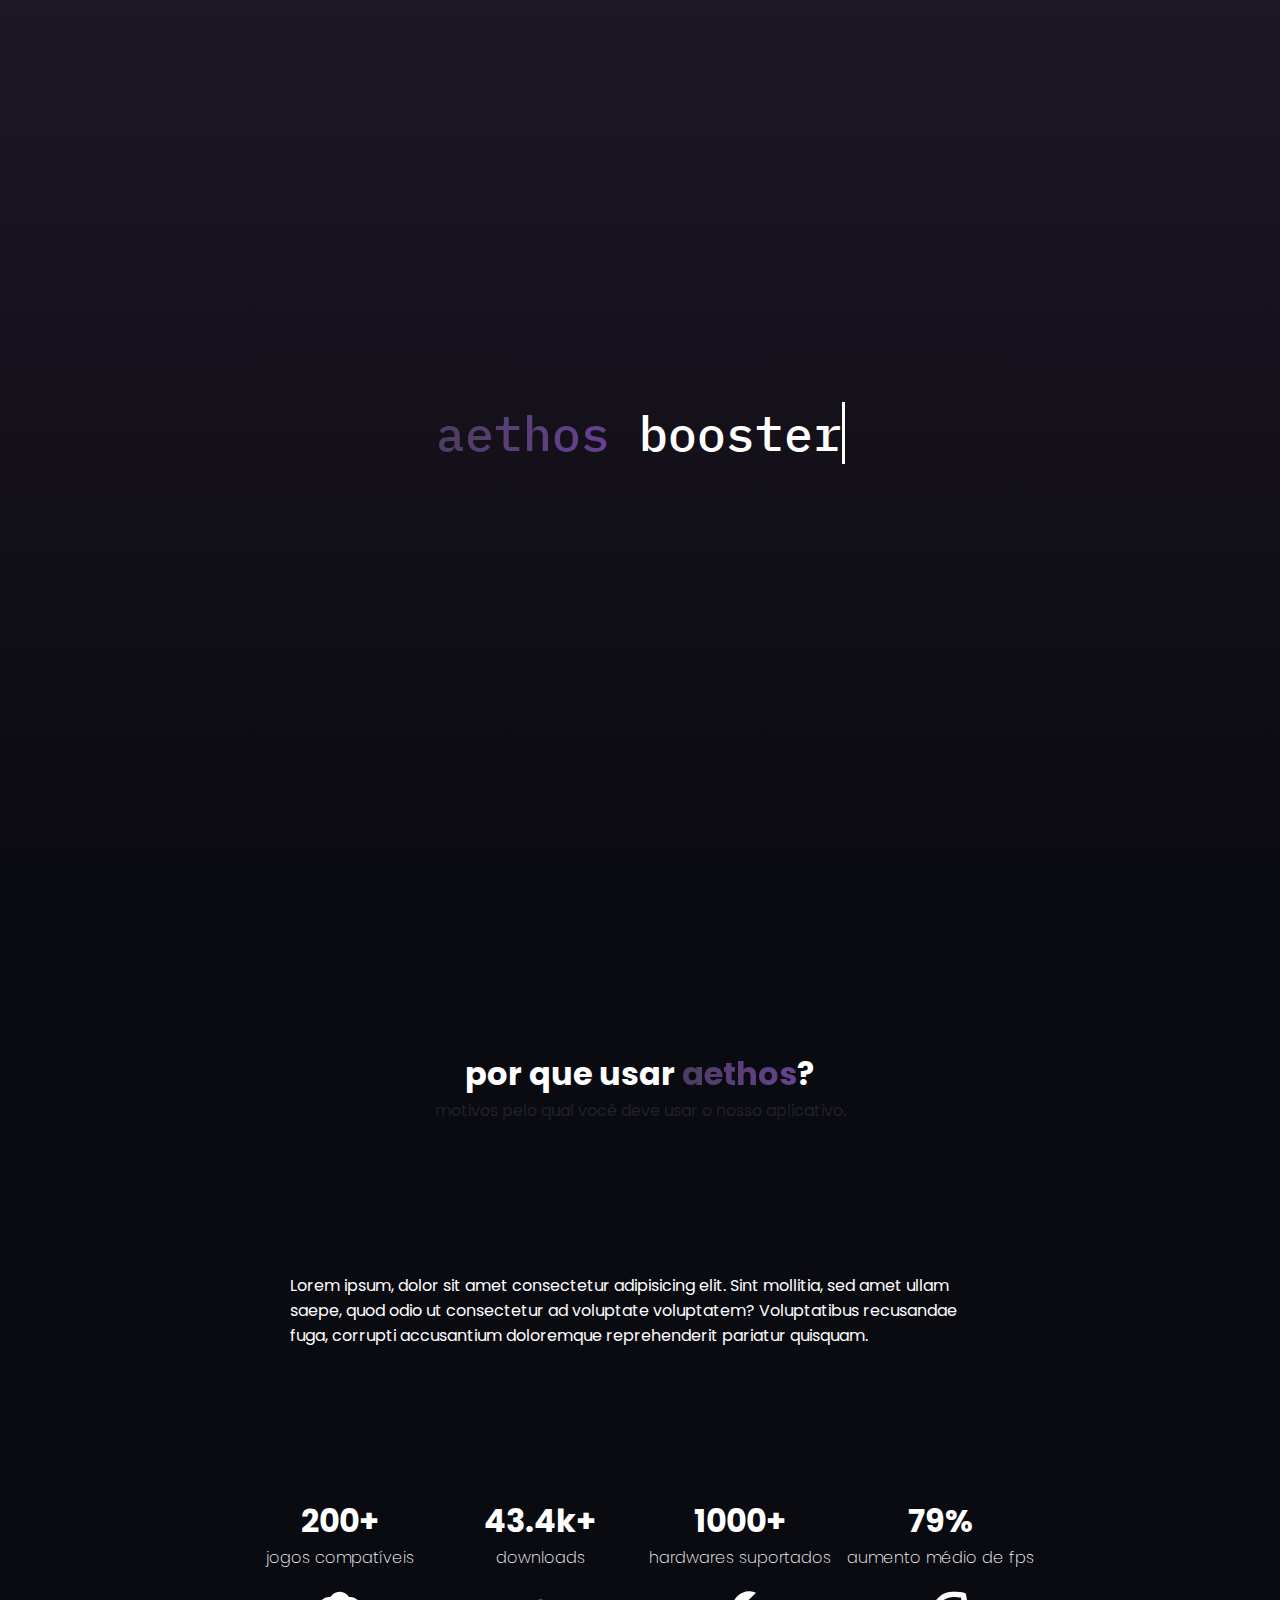
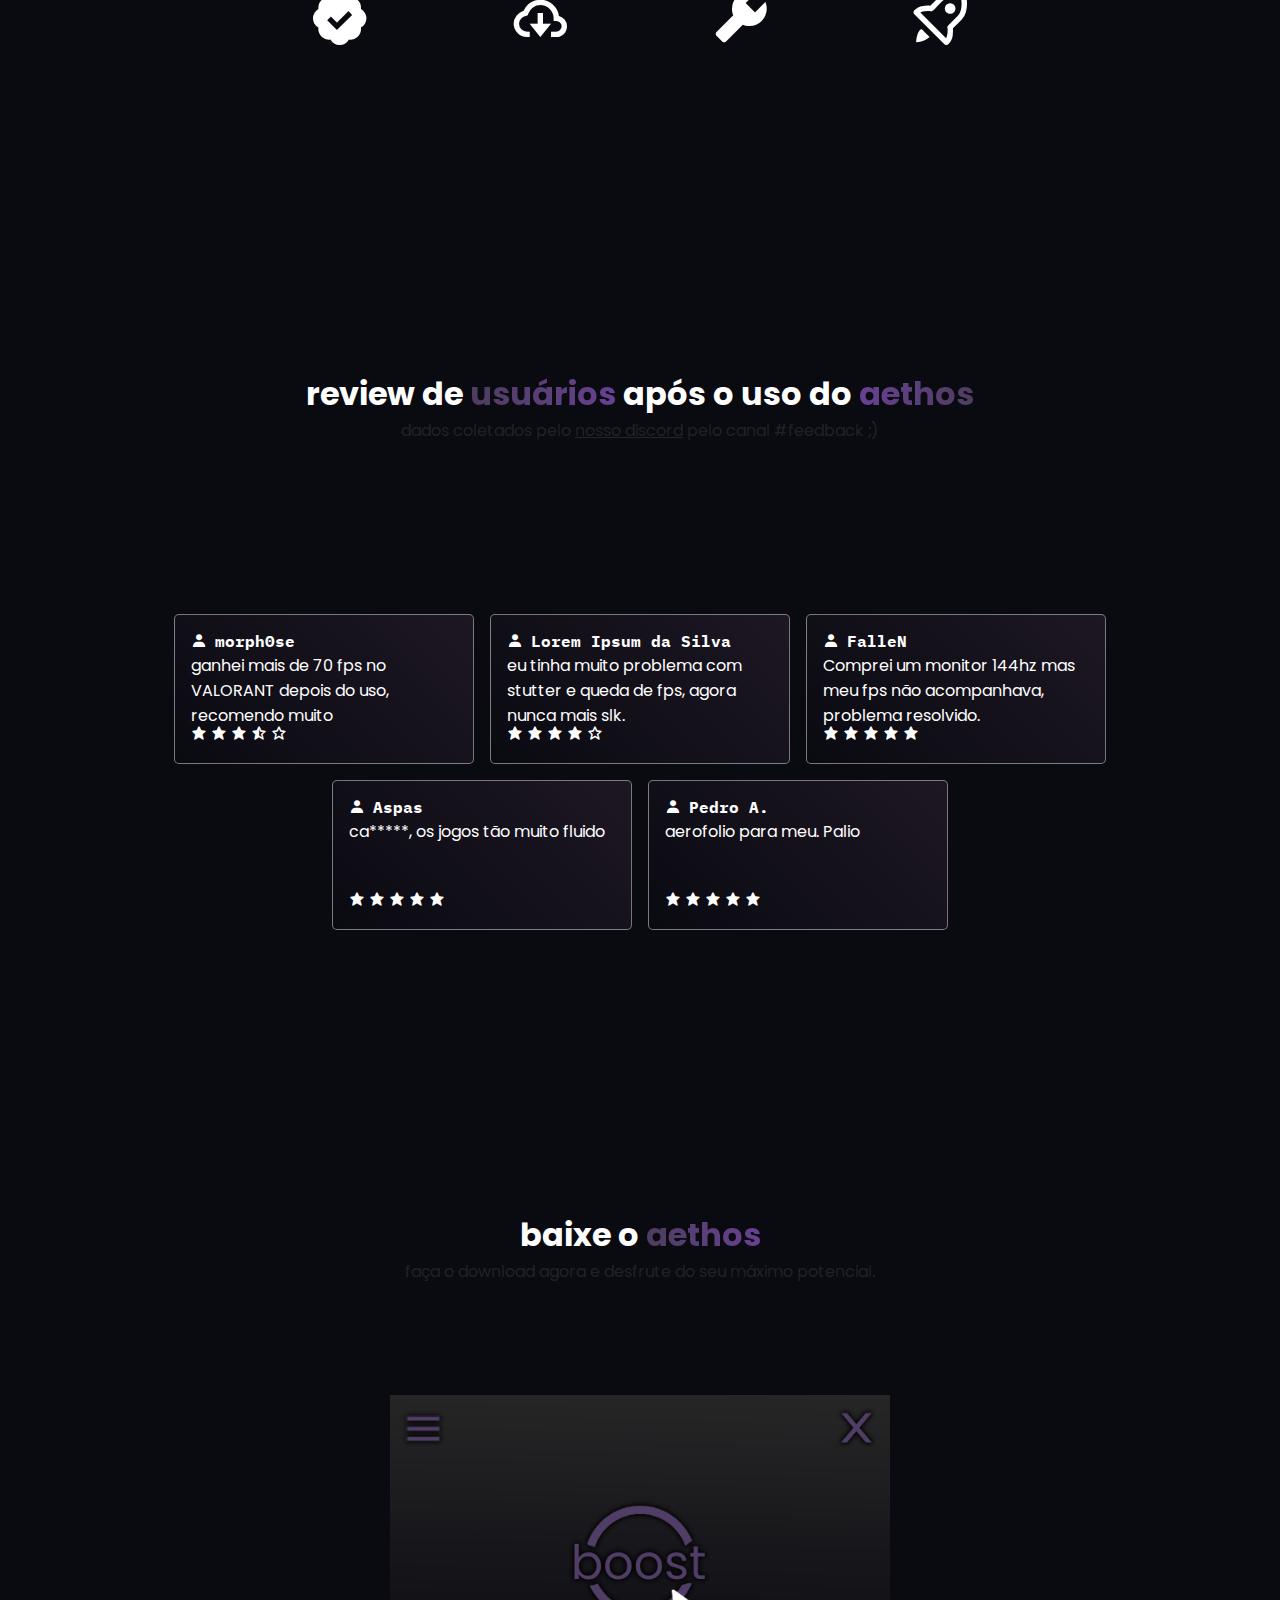
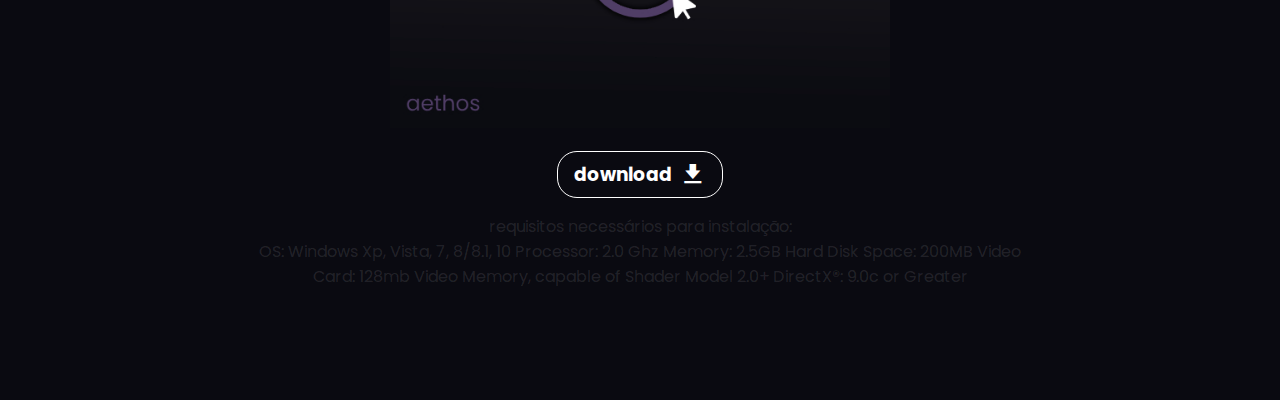
<file: aethos-fps-boster/index.html>
<!DOCTYPE html>
<html lang="pt-br">
<head>
    <meta charset="UTF-8">
    <meta name="viewport" content="width=device-width, initial-scale=1.0">
    <title>Pedro Augusto | aethos fps booster</title>

    <link href='https://unpkg.com/boxicons@2.1.4/css/boxicons.min.css' rel='stylesheet'>
    <link rel="stylesheet" href="style.css">
</head>
<body>

    <nav class="navbar">
                <h1 class="logo"><span class="gradient">aethos</span></h1>
            <ul>
                <li><a href="#"><span class="gradient"><i class='bx bxl-discord-alt'></i></span></a></li>
                <li><a href="#"><span class="gradient">                <i class='bx bxl-twitter'></i></i></span></a></li>
            </ul>
    </nav>

    <script type="text/javascript">
        window.addEventListener("scroll", function(){
            var navbar = document.querySelector("nav");
            navbar.classList.toggle("active", window.scrollY > 300    )
        })
    </script>

    <header class="header">
        <div class="container">
            <div class="wrapper">
                <div class="titulo">
                  <span class="gradient">aethos</span> booster
                </div>
            </div>
            <div class="wrapper">
            <h2 class="subtitulo">
                be smoother, be with <span class="reverse-gradient">aethos</span> <i class='bx bxs-rocket' style='color:#ffffff' ></i>
            </h2>

            </div>

        </div>
    </header>

    <section class="porque" id="porque">
        <div class="info">
            <h1>por que usar <span class="gradient">aethos</span>?</h1>
            <p class="descricao">motivos pelo qual você deve usar o nosso aplicativo.</p>
        </div>
        <div class="content">
            <p>Lorem ipsum, dolor sit amet consectetur adipisicing elit. Sint mollitia, sed amet ullam saepe, quod odio ut consectetur ad voluptate voluptatem? Voluptatibus recusandae fuga, corrupti accusantium doloremque reprehenderit pariatur quisquam.</p>
        </div>
        <div class="container">
            <div class="motivo">
                <h4>200+</h4>
                <p>jogos compatíveis</p>
                <i class='bx bxs-badge-check porque-icon'></i>
            </div>
            <div class="motivo">
                <h4>43.4k+</h4>
                <p>downloads</p>
                <i class='bx bx-cloud-download porque-icon' style='color:#ffffff' ></i>
            </div>
            <div class="motivo">
                <h4>1000+</h4>
                <p>hardwares suportados</p>
                <i class='bx bxs-wrench porque-icon'></i>
            </div>
            <div class="motivo">
                <h4>79%</h4>
                <p>aumento médio de fps</p>
                <i class='bx bx-rocket porque-icon'></i>
            </div>
        </div>
    </section>


    </section>
    <section class="reviews" id="reviews">
        <div class="info">
            <h1>review de <span class="gradient">usuários</span> após o uso do <span class="reverse-gradient">aethos</span></h1>
            <p class="descricao">dados coletados pelo <a href="#">nosso discord</a> pelo canal #feedback ;)</p>
        </div>
        <div class="container">
            <div class="review-card">
                <div class="user">
                    <i class='bx bxs-user'></i>
                    <h4>morph0se</h4>
                </div>
                
                <p class="review">ganhei mais de 70 fps no VALORANT depois do uso, recomendo muito</p>
                <div class="stars">
                    <i class='bx bxs-star' style='color:#ffffff' ></i>
                    <i class='bx bxs-star' style='color:#ffffff' ></i>
                    <i class='bx bxs-star' style='color:#ffffff' ></i>
                    <i class='bx bxs-star-half' style='color:#ffffff' ></i>
                    <i class='bx bx-star' style='color:#ffffff' ></i>
                </div>
            </div>
            <div class="review-card pc-only">
                <div class="user">
                    <i class='bx bxs-user'></i>
                    <h4>Lorem Ipsum da Silva</h4>
                </div>
                
                <p class="review">eu tinha muito problema com stutter e queda de fps, agora nunca mais slk.</p>
                <div class="stars">
                    <i class='bx bxs-star' style='color:#ffffff' ></i>
                    <i class='bx bxs-star' style='color:#ffffff' ></i>
                    <i class='bx bxs-star' style='color:#ffffff' ></i>
                    <i class='bx bxs-star' style='color:#ffffff' ></i>
                    <i class='bx bx-star' style='color:#ffffff' ></i>
                </div>
            </div>
            <div class="review-card pc-only">
                <div class="user">
                    <i class='bx bxs-user'></i>
                    <h4>FalleN</h4>
                </div>
                
                <p class="review ">Comprei um monitor 144hz mas meu fps não acompanhava, problema resolvido.</p>
                <div class="stars">
                    <i class='bx bxs-star' style='color:#ffffff' ></i>
                    <i class='bx bxs-star' style='color:#ffffff' ></i>
                    <i class='bx bxs-star' style='color:#ffffff' ></i>
                    <i class='bx bxs-star' style='color:#ffffff' ></i>
                    <i class='bx bxs-star' style='color:#ffffff' ></i>
                </div>
            </div>
            <div class="review-card">
                <div class="user">
                    <i class='bx bxs-user'></i>
                    <h4>Aspas</h4>
                </div>
                
                <p class="review">ca*****, os jogos tão muito fluido</p>
                <div class="stars">
                    <i class='bx bxs-star' style='color:#ffffff' ></i>
                    <i class='bx bxs-star' style='color:#ffffff' ></i>
                    <i class='bx bxs-star' style='color:#ffffff' ></i>
                    <i class='bx bxs-star' style='color:#ffffff' ></i>
                    <i class='bx bxs-star' style='color:#ffffff' ></i>
                </div>
            </div>
            <div class="review-card">
                <div class="user">
                    <i class='bx bxs-user'></i>
                    <h4>Pedro A.</h4>
                </div>
                
                <p class="review">aerofolio para meu. Palio</p>
                <div class="stars">
                    <i class='bx bxs-star' style='color:#ffffff' ></i>
                    <i class='bx bxs-star' style='color:#ffffff' ></i>
                    <i class='bx bxs-star' style='color:#ffffff' ></i>
                    <i class='bx bxs-star' style='color:#ffffff' ></i>
                    <i class='bx bxs-star' style='color:#ffffff' ></i>
                </div>
            </div>
        </div>
    </section>    
    <section class="download" id="download">
        <div class="info">
            <h1>baixe o <span class="gradient">aethos</span></h1>
            <p class="descricao">faça o download agora e desfrute do seu máximo potencial.</p>
        </div>
        <div class="container">
            <div class="image"><img src="img/screenshot.jpg" alt="Aethos">
            </div>
             <div class="download-box">
                <a href="#">
                  <h3>download</h1>
                  <i class='bx bxs-download' style='color:#ffffff'  ></i>
                </a>
             </div>
             <div class="specs">
                <p>requisitos necessários para instalação:</p>
                <p>OS: Windows Xp, Vista, 7, 8/8.1, 10
                    Processor: 2.0 Ghz
                    Memory: 2.5GB
                    Hard Disk Space: 200MB
                    Video Card: 128mb Video Memory, capable of Shader Model 2.0+
                    DirectX®: 9.0c or Greater</p>
             </div>
        </div>
    </section>
</body>
</html>
</file>
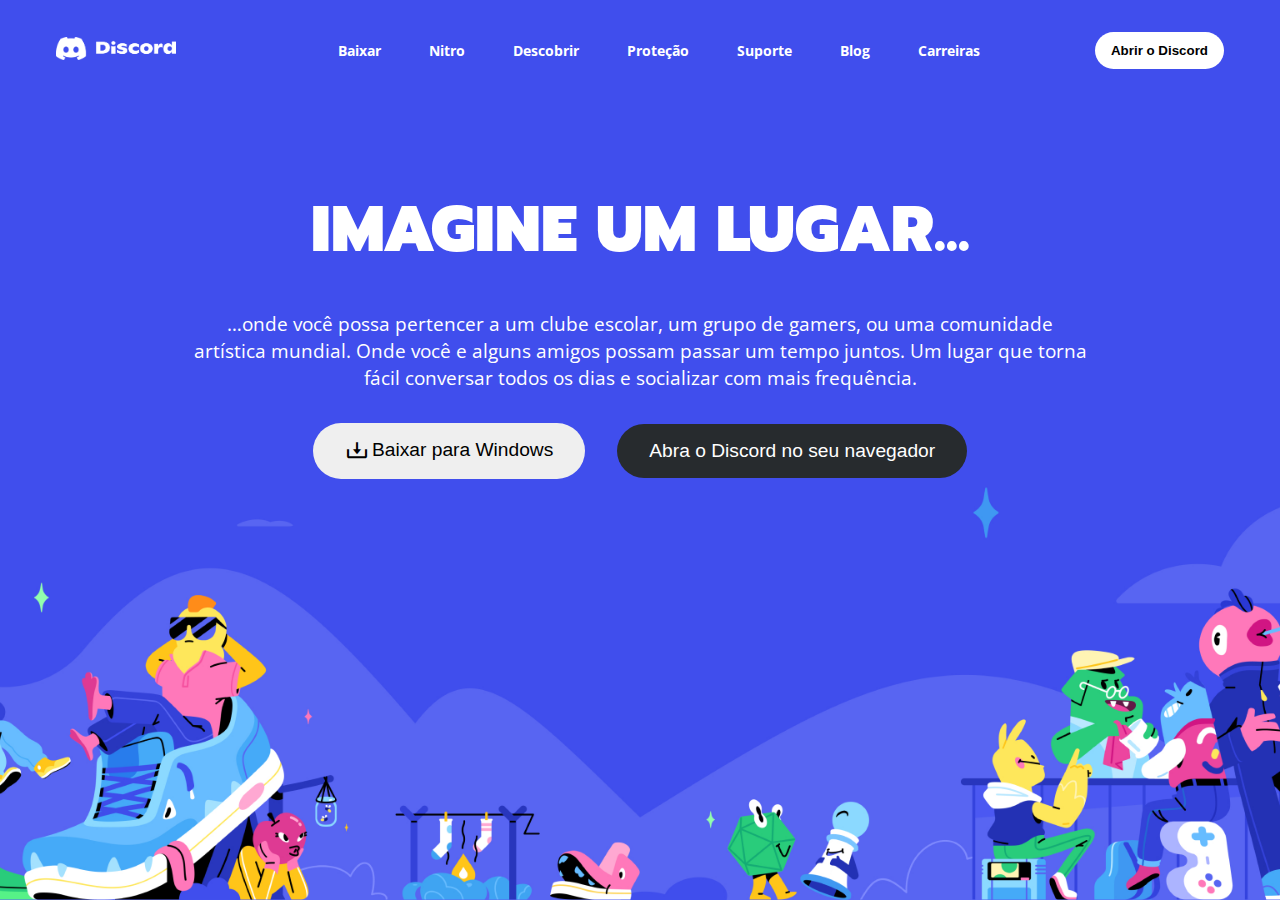
<file: discord-clone/index.html>
<!DOCTYPE html>
<html lang="pt-br">
<head>
    <meta charset="UTF-8">
    <meta name="viewport" content="width=device-width, initial-scale=1.0">
    <link rel="shortcut icon" href="img/favicon.png" type="image/x-icon">
    <link rel="stylesheet" href="css/main.css">
    <link href='https://unpkg.com/boxicons@2.1.4/css/boxicons.min.css' rel='stylesheet'>

    <title>Pedro Augusto | Discord Clone</title>

</head>
<body>
    <header>
        <nav>
            <div class="logo">
                <img src="img/logo.png" alt="">
            </div>
            <ul class="nav-links">
                <div class="top">
                <div class="logo"><img src="img/logo-black.png" alt=""></div>
                <i class='bx bx-x close-btn' undefined ></i>
                </div>
                <div class="line-div">
                    <div class="line"></div>
                </div>
                <li class="link"><a href="#">Baixar</a></li>
                <li class="link"><a href="#">Nitro</a></li>
                <li class="link"><a href="#">Descobrir</a></li>
                <li class="link"><a href="#">Proteção</a></li>
                <li class="link"><a href="#">Suporte</a></li>
                <li class="link"><a href="#">Blog</a></li>
                <li class="link"><a href="#">Carreiras</a></li>
            </ul>
            <div class="right-side"><button class="btn">Abrir o Discord</button>
            <i class='bx bx-menu menu-btn' style='color:#ffffff'  ></i>
            </div>
            
        </nav>
        <div class="container">
            <div class="titulo">
                <h1>IMAGINE UM LUGAR...</h1>
            </div>
            <div class="content">
                <p>
                    …onde você possa pertencer a um clube escolar, um grupo de gamers, ou uma comunidade artística mundial. Onde você e alguns amigos possam passar um tempo juntos. Um lugar que torna fácil conversar todos os dias e socializar com mais frequência.</p>
            </div>
            <div class="buttons">
                <button class="btn-download"><i class='bx bx-download' undefined ></i></button>
                <button class="btn-open">Abra o Discord no seu navegador</button>
            </div>
        </div>
    </header>

    <script src="mobile-navbar.js"></script>

</body>
</html>
</file>
<file: aethos-fps-boster/style.css>
@import url('https://fonts.googleapis.com/css2?family=IBM+Plex+Mono:ital,wght@0,100;0,200;0,300;0,400;0,500;0,600;0,700;1,100;1,200;1,300;1,400;1,500;1,600;1,700&family=Poppins:ital,wght@0,100;0,200;0,300;0,400;0,500;0,600;0,700;0,800;0,900;1,100;1,200;1,300;1,400;1,500;1,600;1,700;1,800;1,900&display=swap');

@import url('https://fonts.googleapis.com/css2?family=IBM+Plex+Mono:ital,wght@0,100;0,200;0,300;0,400;0,500;0,600;0,700;1,100;1,200;1,300;1,400;1,500;1,600;1,700&display=swap');

html{
    scroll-behavior: smooth;
}

*{
    padding: 0px;
    margin: 0px;
    box-sizing: border-box;
}

img{
    width: 100%;
}

body{
    font-family: "Poppins", sans-serif;
}
.navbar{
    position: fixed;
    top: -60px;
    width: 100%;
    display: flex;
    align-items: center;
    justify-content: space-between;
    padding: 20px 90px;
    margin: auto;
    transition: .5s;
    overflow: hidden;
}

.active{
    top: 0;
}

.navbar ul{
    display: flex;
    justify-content: center;
    align-items: center;
    gap: 1rem;
}

.navbar ul li{
    list-style: none;
}

.navbar ul li a{
    text-decoration: none;
    color: white;
    padding: 5px;
    font-size: 2rem;
}

.header{
    height: 100vh;
    background: linear-gradient(to top, #0a0a11,#1d1724);
}

.header .container{
    color: white;
    height: 100%;
    margin: auto;
    display: flex;
    align-items: center;
    justify-content: center;
    flex-direction: column;
    max-width: 1120px;
}
  
.titulo {
    font-family: "IBM Plex Mono";
    animation: blink .5s step-end infinite alternate, typing 3s;
    white-space: nowrap;
    overflow: hidden;
    border-right: 3px solid;
    font-size: 3em;
    font-weight: 500;
}

.wrapper{
    overflow: hidden;
    display: flex;
    align-items: center;
}

.subtitulo{
    position: relative;
    animation: appear 3s forwards;
    animation-delay: 1.5s;
    white-space: nowrap;
    overflow: hidden;
    top: -40px;
    font-size: 1.5rem;
    font-weight: 300;
}

.bxs-rocket{
    font-size: 1.3rem;
}

.porque{
    height: 100vh;
    background-color: #0a0a11;
    color: white;
    display: flex;
    align-items: center;
    flex-direction: column;
    justify-content: space-evenly;
}

.porque .container{
    max-width: 1120px;
    margin: 0 auto;
    color: white;
    display: flex;
    align-items: center;
    justify-content: center;
    flex-wrap: wrap;
}

.content{
    max-width: 700px;
}

.content h1{
    text-align: center;
}

.motivo{
    display: flex;
    flex-direction: column;
    align-items: center;
    justify-content: center;
    text-align: center;
    width: 200px;
}

.motivo h4{
    font-size: 2rem;
}

.motivo p{
    font-weight: 200;
}

.porque-icon{
    font-size: 4rem;
    margin-top: 1rem;
}


.reviews{
    height: 100vh;
    background-color: #0a0a11;
    color: white;
    display: flex;
    align-items: center;
    flex-direction: column;
    justify-content: space-evenly;
}

.reviews .container{
    max-width: 1120px;
    margin: 0 auto;
    color: white;
    display: flex;
    align-items: center;
    justify-content: center;
    gap: 1rem;
    flex-wrap: wrap;
}

.review-card{
    display: flex;
    flex-direction: column;
    justify-content: space-between;
    background: linear-gradient(45deg, #0a0a11, #1d1724);
    border: 1px solid rgba(255, 255, 255, 0.445);
    border-radius: 5px;
    width: 300px;
    min-height: 150px;
    max-height: 150px;
    padding: 1rem;
    transition: .3s;
}

.review-card:hover{
    border-color: rgba(255, 255, 255, 0.87);;
}

.info{
    max-width: 920px;
}

.info .motivo-text{
    margin-top: 1rem;
    text-align: center;
}

.info .descricao{
    text-align: center;
    color: rgba(255, 255, 255, 0.11);
}

.info h1{
    text-align: center;
}

.info a{
    color: rgba(255, 255, 255, 0.11);
    transition: .3s;
    cursor: pointer;
}

.info a:hover{
    color: rgba(255, 255, 255, 0.37);
}

.review{
    height: 50px;
}

.user{
    font-family: "IBM Plex Mono",sans-serif;
    display: flex;
    align-items: center;
    gap: 0.5rem;
}

.stars{
    padding-top: 1rem;
}

.download{
    height: 100vh;
    background-color: #0a0a11;
    color: white;
    display: flex;
    align-items: center;
    flex-direction: column;
    justify-content: space-evenly;
}

.bxs-download{
    font-size: 1.6rem;
}

.download .container{
    max-width: 900px;
    display: flex;
    flex-direction: column;
    align-items: center;
    justify-content: space-evenly;
    gap: 1rem;
}

.download-box a{
    display: flex;
    align-items: center;
    gap: 0.5rem;
    border: 1px solid #fff;
    border-radius: 20px;
    padding: 0.5rem 1rem;
    transition: .3s;
}

.download-box a:hover{
    border-color: #674192;
}



.download-box a{
    color: white;
    text-decoration: none;
}

.specs{
    max-width: 800px;
}

.specs p{
    color: rgba(255, 255, 255, 0.11);
    text-align: center;
}

.image{
    width: 500px;
}

.gradient{
    background: linear-gradient(to left,#674192,#4d3d5f);
    -webkit-background-clip: text;
    -webkit-text-fill-color: transparent;
}

.reverse-gradient{
    background: linear-gradient(to right,#674192,#4d3d5f);
    -webkit-background-clip: text;
    -webkit-text-fill-color: transparent;
}
  
  @keyframes typing {
    from {
        width: 0;
    }
    to {
        width: 14ch; /* Alteração para auto */
    }
  }

  @keyframes appear{
    to{
        top: 0
    }
  }
      
  @keyframes blink {
    50% {
      border-color: transparent
    }
  }
  
  @media only screen and (max-width: 600px){

    .navbar{
        padding: 5px 40px;
        backdrop-filter: blur(2px);
    }

    .download{
        display: none;
    }

    .pc-only{
        display: none;
    }
    }
</file>
<file: discord-clone/css/main.css>
@import url('https://fonts.googleapis.com/css2?family=Open+Sans:ital,wght@0,300..800;1,300..800&display=swap');

@import url('https://fonts.googleapis.com/css2?family=Open+Sans:ital,wght@0,300..800;1,300..800&family=Prompt:ital,wght@0,100;0,200;0,300;0,400;0,500;0,600;0,700;0,800;0,900;1,100;1,200;1,300;1,400;1,500;1,600;1,700;1,800;1,900&display=swap');

*{
    padding: 0px;
    margin: 0px;
    outline: none;
    border: none;
    box-sizing: border-box;
}
img{
    width: 100%;
}

a{
    text-decoration: none;
}

body{
    font-family: "Open Sans";
    background-image: url(background.jpg);
    background-repeat: no-repeat;
    background-position: center;
    background-attachment: fixed;
    background-size: cover;
    overflow-x: hidden;
}

nav{
    max-width: 1200px;
    margin: auto;
    padding: 2rem 1rem; 
    display: flex;
    align-items: center;
    justify-content: space-between;
    gap: 2rem;
}

nav .logo{
    width: 120px;
    min-width: 120px;
}

nav .nav-links{
    display: flex;
    flex-wrap: wrap;
    align-items: center;
    list-style: none;
    gap: 3rem;
    font-weight: 700;
    font-size: 0.9rem;
}

nav .nav-links .link a{
    color: white;
}

nav .nav-links .link a:hover{
    text-decoration: underline;
}

nav .btn{
    background-color: white;
    border-radius: 2rem;
    font-weight: 700;
    padding: 0.7rem 1rem;
    cursor: pointer;
    transition: .3s;
}

nav .btn:hover{
    color: #5865F2;
}

.container{
    margin: auto;
    display: flex;
    align-items: center;
    justify-content: center;
    flex-direction: column;
    text-align: center;
    color: white;
    gap: 2rem;
}

.container h1{
    margin-top: 5rem;
    font-family: Prompt;
    font-weight: 900;
    font-size: 4rem;
}

.container .content{
    max-width: 900px;
    font-size: 1.2rem;
}

.container .buttons{
    display: flex;
    justify-content: space-between;
    align-items: center;
    gap: 2rem;
}

.container .buttons button{
    padding: 1rem 2rem;
    font-size: 1.2rem;
    border-radius: 2rem;
    cursor: pointer;
}

.container .buttons .btn-download{
    display: flex;
    gap: 0.2rem;
    transition: .3s;
}

.container .buttons .btn-download i{
    font-size: 1.5rem;
}

.container .buttons .btn-download:hover{
    color: #5865F2;
}

.container .buttons .btn-open{
    color: white;
    background-color: #272B2E;
    transition: .3s;
}

.container .buttons .btn-open:hover{
    background-color: #313338
}

.right-side{
    display: flex;
    align-items: center;
}

.right-side .menu-btn{
    margin-left: 1rem;
    cursor: pointer;
    font-size: 2rem;
    display: none;
}

nav ul .top{
    width: 100%;
}

.nav-links .top{
    display: none;
}

.btn-download::after{
    content: 'Baixar para Windows';
}

@media only screen and (max-width: 1100px){
    nav .nav-links{
        position: absolute;
        right: 0px;
        top: 0;
        width: 280px;
        height: 100vh;
        padding: 1rem;
        background-color: white;
        border-top-left-radius: 0.5rem;
        border-bottom-left-radius: 0.5rem;
        box-shadow: 2px 0 20px 0 rgba(0, 0, 0, 0.05);
        transform: translateX(100%);
        transition: .3s;
    }

    nav .nav-links{
        gap: 1px;
        flex-direction: column;
        align-items: start;
    }

    nav .nav-links .link{
        margin-top: 1rem;
        margin-left: 1rem;
        font-size: 1rem;
    }

    nav .nav-links .link a{
        color: black;
    }
    
    .nav-links .top{
        display: flex;
        width: 100%;
        justify-content: space-between;
        align-items: center;
        padding: 1rem;
    }

    .line-div{
        display: flex;
        align-items: center;
        width: 100%;
    }

    .line-div .line{
        height: 1px;
        width: 100%;
        background-color: rgba(0, 0, 0, 0.116);
    }

    .nav-links .top i{
        font-size: 2rem;
        cursor: pointer;
    }
    
    .right-side .menu-btn{ 
        display: block;
    }

    nav .nav-links.active{
        transform: translateX(0%);
    }

    .container .buttons{
    flex-wrap: wrap;
    justify-content: center;
    }

}

@media only screen and (max-width: 700px){

    .btn-download::after{
        content: 'Baixar na Play Store';
    }

.titulo h1{
    font-size: 3rem;
}

.content p{
    margin-top: -1rem;
}

}
</file>
